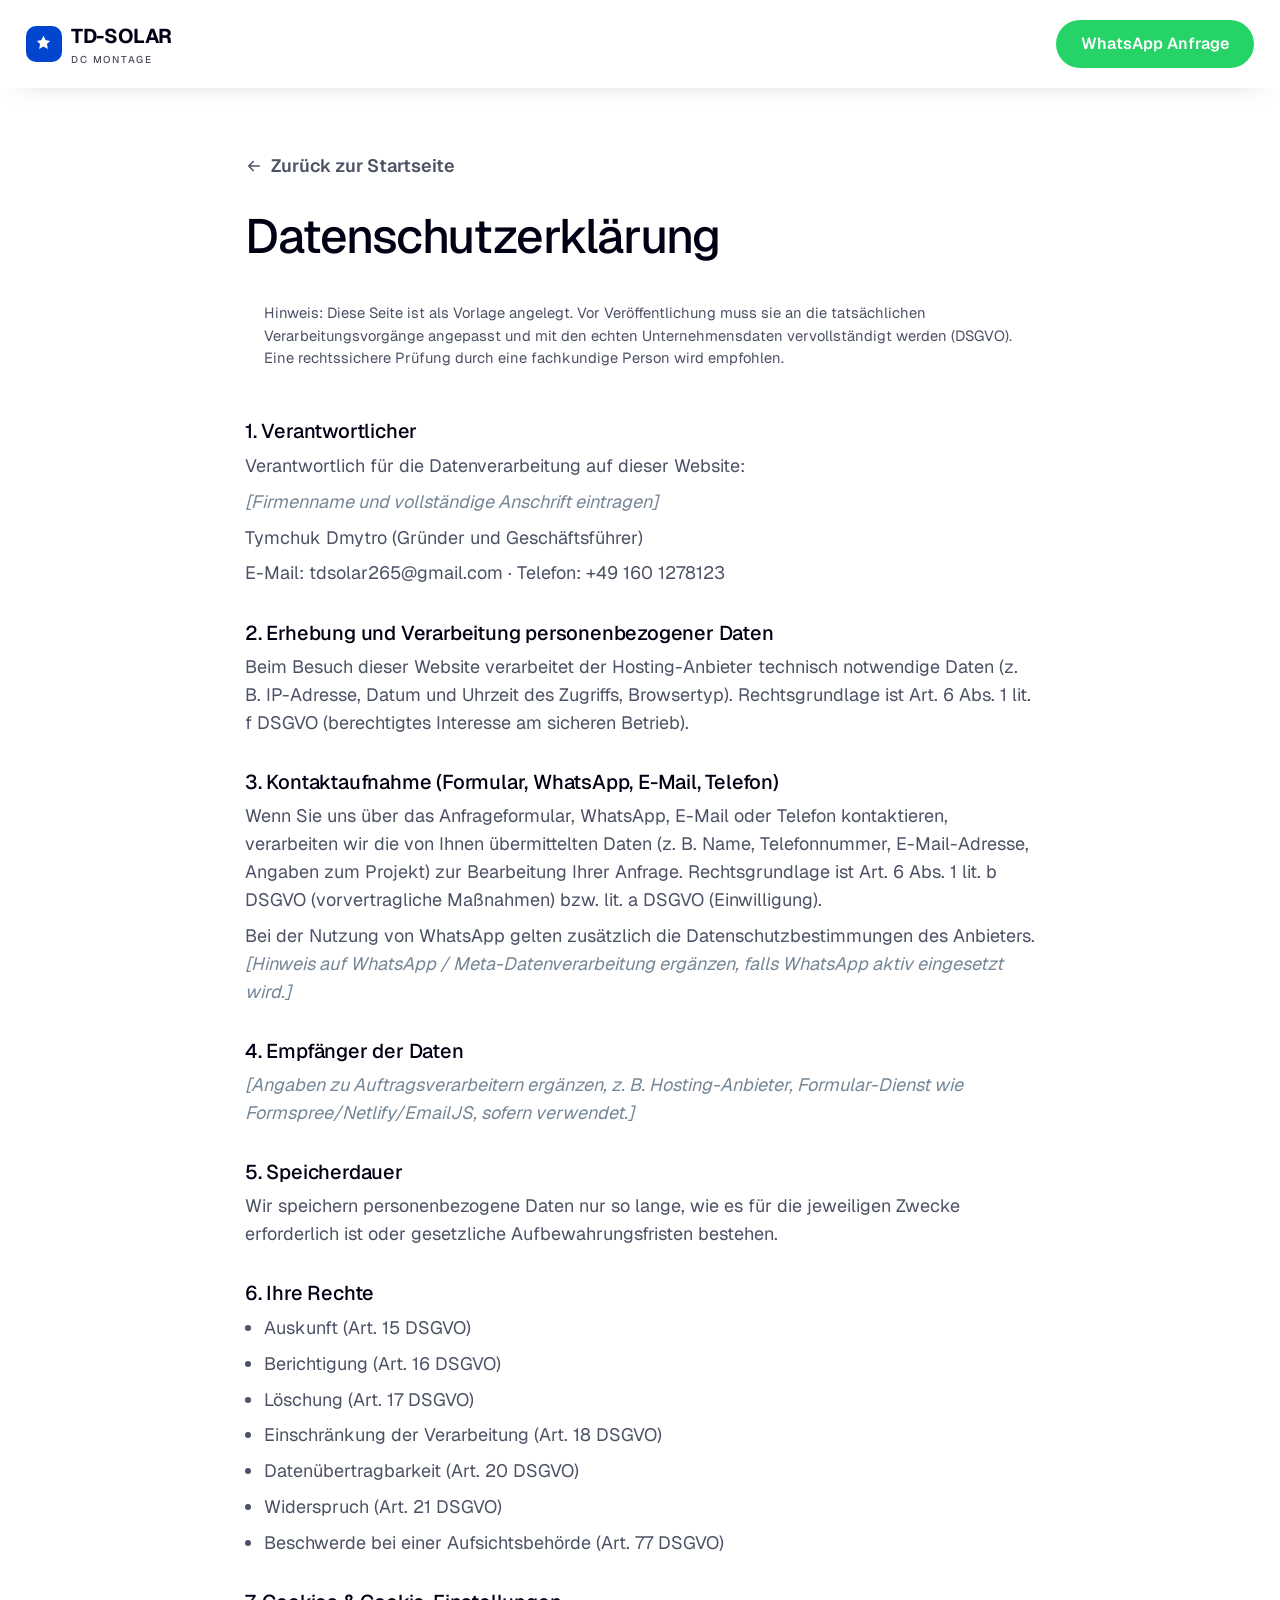
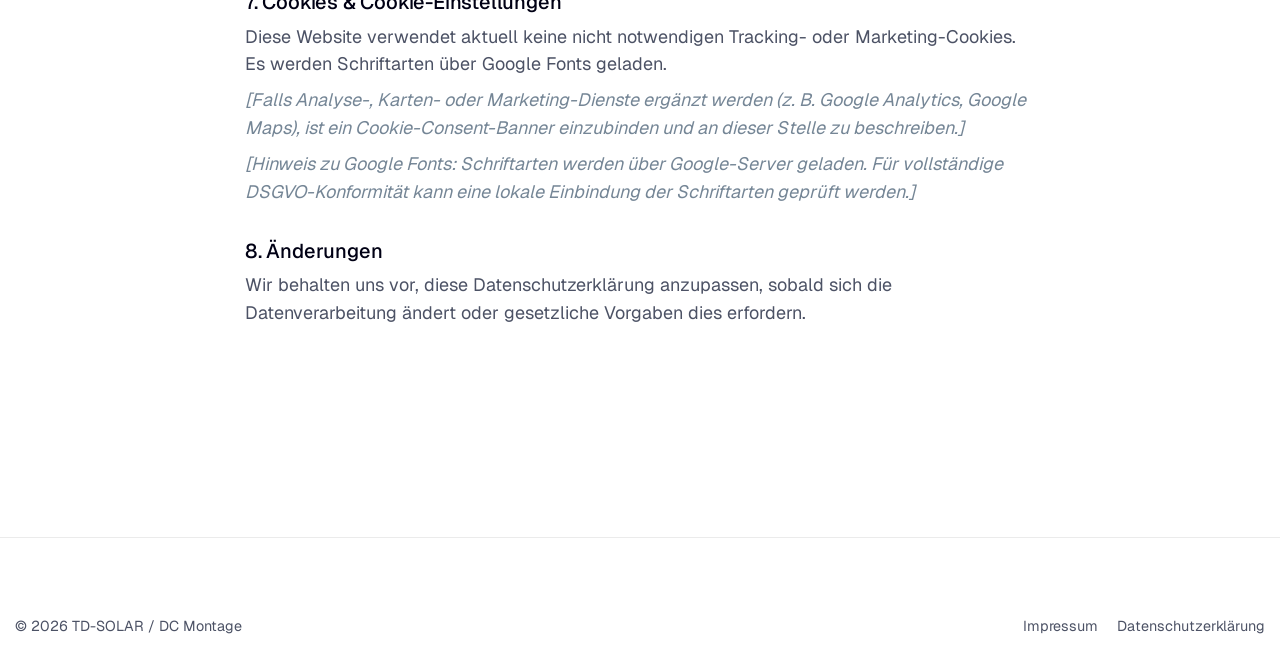
<file: datenschutz.html>
<!DOCTYPE html>
<html lang="de">
<head>
  <meta charset="UTF-8">
  <meta name="viewport" content="width=device-width, initial-scale=1">
  <meta name="robots" content="noindex">
  <title>Datenschutzerklärung - TD-SOLAR / DC Montage</title>
  <link rel="icon" href="data:image/svg+xml,%3Csvg xmlns='http://www.w3.org/2000/svg' viewBox='0 0 32 32'%3E%3Crect width='32' height='32' rx='8' fill='%232f9e44'/%3E%3Cpath d='M16 6l3 6h-6l3-6z' fill='white'/%3E%3C/svg%3E">
  <link rel="preconnect" href="https://fonts.googleapis.com">
  <link rel="preconnect" href="https://fonts.gstatic.com" crossorigin>
  <link href="https://fonts.googleapis.com/css2?family=Geist:wght@300;400;500;600;700&family=Geist+Mono:wght@400;500&display=swap" rel="stylesheet">
  <link rel="stylesheet" href="css/styles.css">
  <style>
    .legal { padding-top: calc(var(--header-h) + clamp(2rem,5vw,4rem)); }
    .legal .container { max-width: 820px; }
    .legal h1 { font-size: clamp(2rem,5vw,3rem); letter-spacing: -0.03em; margin-bottom: 1.5rem; }
    .legal h2 { font-size: 1.25rem; margin: 2.2rem 0 0.6rem; letter-spacing: -0.01em; }
    .legal p, .legal li { color: var(--muted); margin-bottom: 0.5rem; }
    .legal ul { padding-left: 1.2rem; list-style: disc; }
    .legal .note { background: var(--accent-soft); color: var(--accent-press); border-radius: 12px; padding: 1rem 1.2rem; margin: 1.5rem 0; font-size: 0.92rem; }
    .legal .ph { color: var(--muted-2); font-style: italic; }
    .legal a { color: var(--accent-press); }
    .legal .back { display: inline-flex; align-items: center; gap: 0.5rem; margin-bottom: 2rem; font-weight: 600; color: var(--fg); }
  </style>
</head>
<body>
  <header class="header is-scrolled">
    <div class="container nav">
      <a href="index.html#start" class="brand" aria-label="TD-SOLAR Startseite">
        <span class="brand__mark" aria-hidden="true"><svg viewBox="0 0 24 24" fill="currentColor"><path d="M12 2l2.4 4.8L19.5 8l-3.6 3.4L17 17 12 14.3 7 17l1.1-5.6L4.5 8l5.1-1.2L12 2z"/></svg></span>
        <span>TD-SOLAR<small>DC Montage</small></span>
      </a>
      <a class="btn btn--wa" href="https://wa.me/491601278123" target="_blank" rel="noopener"><span class="btn__label">WhatsApp Anfrage</span></a>
    </div>
  </header>

  <main class="section legal">
    <div class="container">
      <a class="back" href="index.html">
        <svg viewBox="0 0 24 24" width="18" height="18" fill="none" stroke="currentColor" stroke-width="2" stroke-linecap="round" stroke-linejoin="round"><path d="M19 12H5M11 18l-6-6 6-6"/></svg>
        Zurück zur Startseite
      </a>
      <h1>Datenschutzerklärung</h1>

      <div class="note">
        Hinweis: Diese Seite ist als Vorlage angelegt. Vor Veröffentlichung muss sie an die tatsächlichen
        Verarbeitungsvorgänge angepasst und mit den echten Unternehmensdaten vervollständigt werden (DSGVO).
        Eine rechtssichere Prüfung durch eine fachkundige Person wird empfohlen.
      </div>

      <h2>1. Verantwortlicher</h2>
      <p>Verantwortlich für die Datenverarbeitung auf dieser Website:</p>
      <p class="ph">[Firmenname und vollständige Anschrift eintragen]</p>
      <p>Tymchuk Dmytro (Gründer und Geschäftsführer)</p>
      <p>E-Mail: <a href="mailto:tdsolar265@gmail.com">tdsolar265@gmail.com</a> &middot; Telefon: <a href="tel:+491601278123">+49 160 1278123</a></p>

      <h2>2. Erhebung und Verarbeitung personenbezogener Daten</h2>
      <p>Beim Besuch dieser Website verarbeitet der Hosting-Anbieter technisch notwendige Daten (z. B. IP-Adresse, Datum und Uhrzeit des Zugriffs, Browsertyp). Rechtsgrundlage ist Art. 6 Abs. 1 lit. f DSGVO (berechtigtes Interesse am sicheren Betrieb).</p>

      <h2>3. Kontaktaufnahme (Formular, WhatsApp, E-Mail, Telefon)</h2>
      <p>Wenn Sie uns über das Anfrageformular, WhatsApp, E-Mail oder Telefon kontaktieren, verarbeiten wir die von Ihnen übermittelten Daten (z. B. Name, Telefonnummer, E-Mail-Adresse, Angaben zum Projekt) zur Bearbeitung Ihrer Anfrage. Rechtsgrundlage ist Art. 6 Abs. 1 lit. b DSGVO (vorvertragliche Maßnahmen) bzw. lit. a DSGVO (Einwilligung).</p>
      <p>Bei der Nutzung von WhatsApp gelten zusätzlich die Datenschutzbestimmungen des Anbieters. <span class="ph">[Hinweis auf WhatsApp / Meta-Datenverarbeitung ergänzen, falls WhatsApp aktiv eingesetzt wird.]</span></p>

      <h2>4. Empfänger der Daten</h2>
      <p class="ph">[Angaben zu Auftragsverarbeitern ergänzen, z. B. Hosting-Anbieter, Formular-Dienst wie Formspree/Netlify/EmailJS, sofern verwendet.]</p>

      <h2>5. Speicherdauer</h2>
      <p>Wir speichern personenbezogene Daten nur so lange, wie es für die jeweiligen Zwecke erforderlich ist oder gesetzliche Aufbewahrungsfristen bestehen.</p>

      <h2>6. Ihre Rechte</h2>
      <ul>
        <li>Auskunft (Art. 15 DSGVO)</li>
        <li>Berichtigung (Art. 16 DSGVO)</li>
        <li>Löschung (Art. 17 DSGVO)</li>
        <li>Einschränkung der Verarbeitung (Art. 18 DSGVO)</li>
        <li>Datenübertragbarkeit (Art. 20 DSGVO)</li>
        <li>Widerspruch (Art. 21 DSGVO)</li>
        <li>Beschwerde bei einer Aufsichtsbehörde (Art. 77 DSGVO)</li>
      </ul>

      <h2 id="cookies">7. Cookies &amp; Cookie-Einstellungen</h2>
      <p>Diese Website verwendet aktuell keine nicht notwendigen Tracking- oder Marketing-Cookies. Es werden Schriftarten über Google Fonts geladen.</p>
      <p class="ph">[Falls Analyse-, Karten- oder Marketing-Dienste ergänzt werden (z. B. Google Analytics, Google Maps), ist ein Cookie-Consent-Banner einzubinden und an dieser Stelle zu beschreiben.]</p>
      <p class="ph">[Hinweis zu Google Fonts: Schriftarten werden über Google-Server geladen. Für vollständige DSGVO-Konformität kann eine lokale Einbindung der Schriftarten geprüft werden.]</p>

      <h2>8. Änderungen</h2>
      <p>Wir behalten uns vor, diese Datenschutzerklärung anzupassen, sobald sich die Datenverarbeitung ändert oder gesetzliche Vorgaben dies erfordern.</p>
    </div>
  </main>

  <footer class="footer" style="margin-top:3rem;">
    <div class="container">
      <div class="footer__bottom" style="margin-top:0;border:0;padding-top:0;">
        <span>&copy; <span id="year">2026</span> TD-SOLAR / DC Montage</span>
        <nav class="footer__bottom-links" aria-label="Rechtliches">
          <a href="impressum.html">Impressum</a>
          <a href="datenschutz.html">Datenschutzerklärung</a>
        </nav>
      </div>
    </div>
  </footer>
  <script>document.getElementById("year").textContent = new Date().getFullYear();</script>
</body>
</html>
</file>
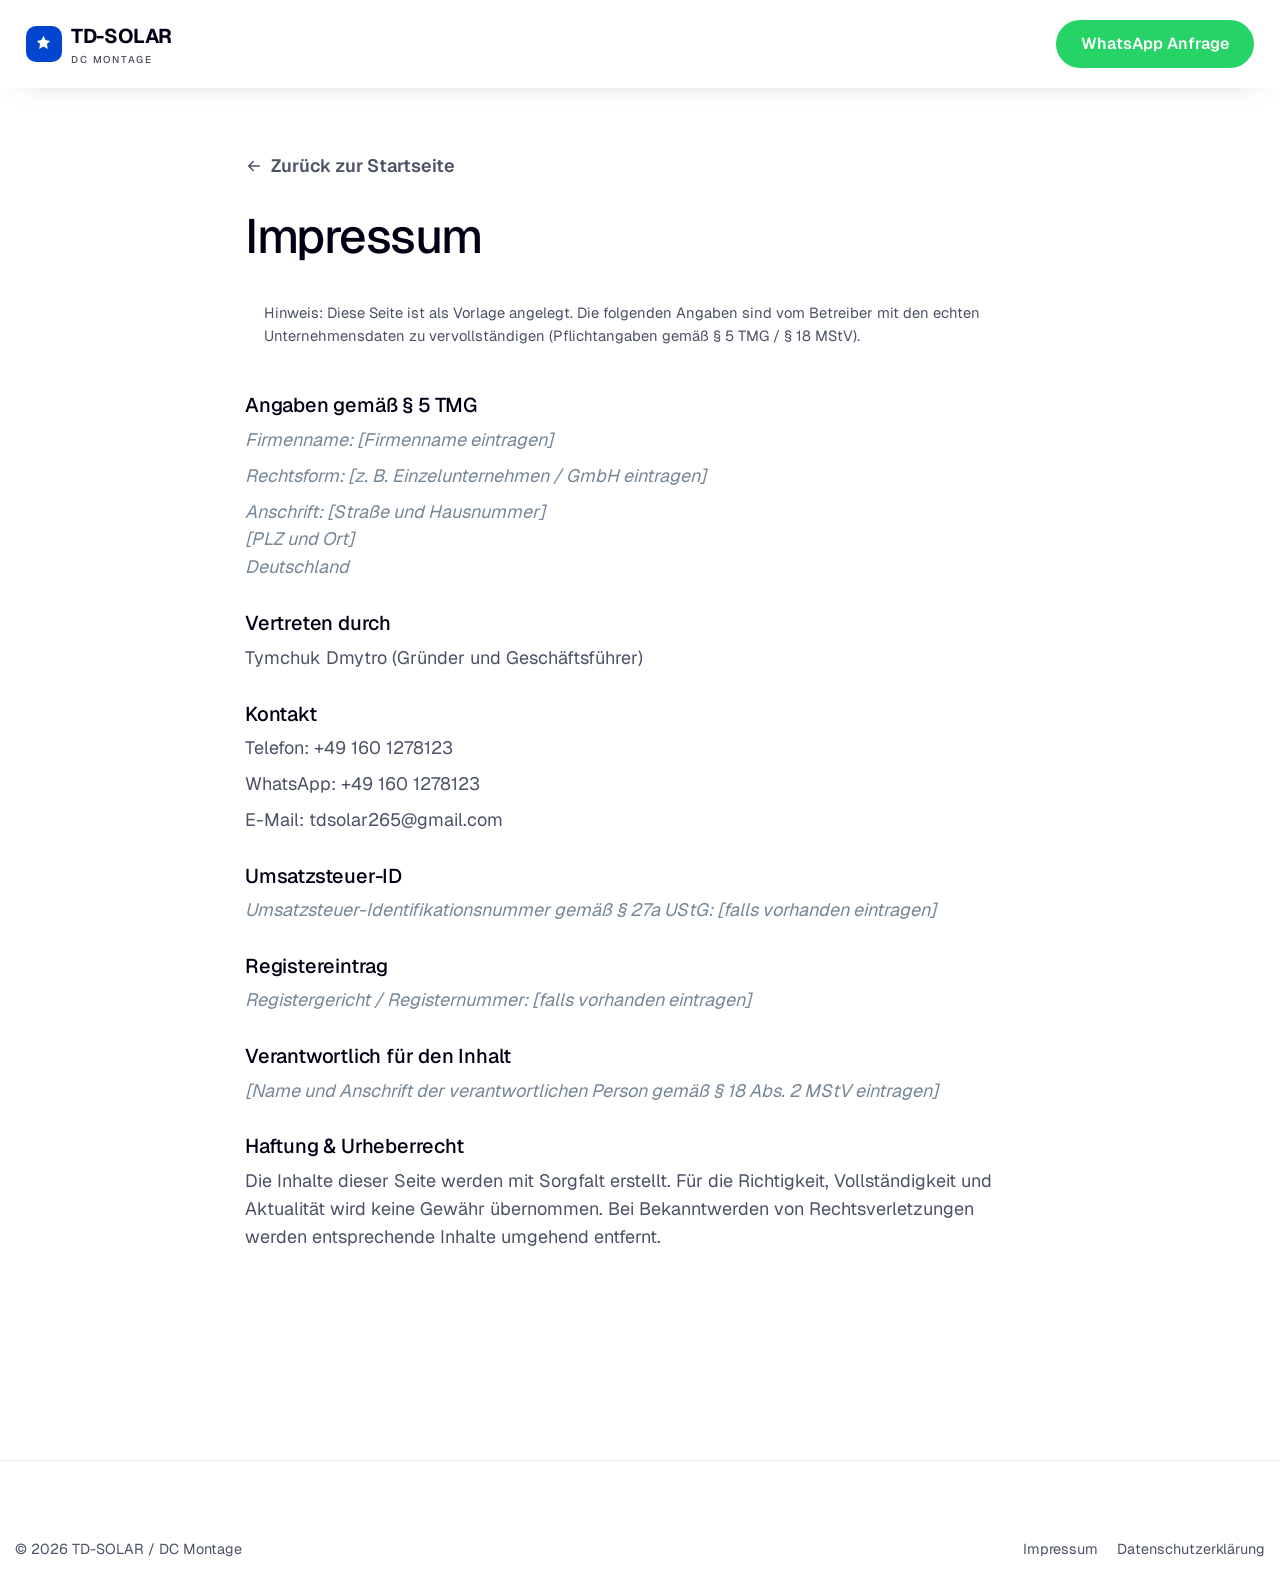
<file: impressum.html>
<!DOCTYPE html>
<html lang="de">
<head>
  <meta charset="UTF-8">
  <meta name="viewport" content="width=device-width, initial-scale=1">
  <meta name="robots" content="noindex">
  <title>Impressum - TD-SOLAR / DC Montage</title>
  <link rel="icon" href="data:image/svg+xml,%3Csvg xmlns='http://www.w3.org/2000/svg' viewBox='0 0 32 32'%3E%3Crect width='32' height='32' rx='8' fill='%232f9e44'/%3E%3Cpath d='M16 6l3 6h-6l3-6z' fill='white'/%3E%3C/svg%3E">
  <link rel="preconnect" href="https://fonts.googleapis.com">
  <link rel="preconnect" href="https://fonts.gstatic.com" crossorigin>
  <link href="https://fonts.googleapis.com/css2?family=Geist:wght@300;400;500;600;700&family=Geist+Mono:wght@400;500&display=swap" rel="stylesheet">
  <link rel="stylesheet" href="css/styles.css">
  <style>
    .legal { padding-top: calc(var(--header-h) + clamp(2rem,5vw,4rem)); }
    .legal .container { max-width: 820px; }
    .legal h1 { font-size: clamp(2rem,5vw,3rem); letter-spacing: -0.03em; margin-bottom: 1.5rem; }
    .legal h2 { font-size: 1.25rem; margin: 2rem 0 0.6rem; letter-spacing: -0.01em; }
    .legal p, .legal address { color: var(--muted); font-style: normal; margin-bottom: 0.5rem; }
    .legal .note { background: var(--accent-soft); color: var(--accent-press); border-radius: 12px; padding: 1rem 1.2rem; margin: 1.5rem 0; font-size: 0.92rem; }
    .legal .ph { color: var(--muted-2); font-style: italic; }
    .legal a { color: var(--accent-press); }
    .legal .back { display: inline-flex; align-items: center; gap: 0.5rem; margin-bottom: 2rem; font-weight: 600; color: var(--fg); }
  </style>
</head>
<body>
  <header class="header is-scrolled">
    <div class="container nav">
      <a href="index.html#start" class="brand" aria-label="TD-SOLAR Startseite">
        <span class="brand__mark" aria-hidden="true"><svg viewBox="0 0 24 24" fill="currentColor"><path d="M12 2l2.4 4.8L19.5 8l-3.6 3.4L17 17 12 14.3 7 17l1.1-5.6L4.5 8l5.1-1.2L12 2z"/></svg></span>
        <span>TD-SOLAR<small>DC Montage</small></span>
      </a>
      <a class="btn btn--wa" href="https://wa.me/491601278123" target="_blank" rel="noopener"><span class="btn__label">WhatsApp Anfrage</span></a>
    </div>
  </header>

  <main class="section legal">
    <div class="container">
      <a class="back" href="index.html">
        <svg viewBox="0 0 24 24" width="18" height="18" fill="none" stroke="currentColor" stroke-width="2" stroke-linecap="round" stroke-linejoin="round"><path d="M19 12H5M11 18l-6-6 6-6"/></svg>
        Zurück zur Startseite
      </a>
      <h1>Impressum</h1>

      <div class="note">
        Hinweis: Diese Seite ist als Vorlage angelegt. Die folgenden Angaben sind vom Betreiber mit den
        echten Unternehmensdaten zu vervollständigen (Pflichtangaben gemäß § 5 TMG / § 18 MStV).
      </div>

      <h2>Angaben gemäß § 5 TMG</h2>
      <p class="ph">Firmenname: [Firmenname eintragen]</p>
      <p class="ph">Rechtsform: [z. B. Einzelunternehmen / GmbH eintragen]</p>
      <address class="ph">
        Anschrift: [Straße und Hausnummer]<br>
        [PLZ und Ort]<br>
        Deutschland
      </address>

      <h2>Vertreten durch</h2>
      <p>Tymchuk Dmytro (Gründer und Geschäftsführer)</p>

      <h2>Kontakt</h2>
      <p>Telefon: <a href="tel:+491601278123">+49 160 1278123</a></p>
      <p>WhatsApp: <a href="https://wa.me/491601278123" target="_blank" rel="noopener">+49 160 1278123</a></p>
      <p>E-Mail: <a href="mailto:tdsolar265@gmail.com">tdsolar265@gmail.com</a></p>

      <h2>Umsatzsteuer-ID</h2>
      <p class="ph">Umsatzsteuer-Identifikationsnummer gemäß § 27a UStG: [falls vorhanden eintragen]</p>

      <h2>Registereintrag</h2>
      <p class="ph">Registergericht / Registernummer: [falls vorhanden eintragen]</p>

      <h2>Verantwortlich für den Inhalt</h2>
      <p class="ph">[Name und Anschrift der verantwortlichen Person gemäß § 18 Abs. 2 MStV eintragen]</p>

      <h2>Haftung &amp; Urheberrecht</h2>
      <p>Die Inhalte dieser Seite werden mit Sorgfalt erstellt. Für die Richtigkeit, Vollständigkeit und Aktualität wird keine Gewähr übernommen. Bei Bekanntwerden von Rechtsverletzungen werden entsprechende Inhalte umgehend entfernt.</p>
    </div>
  </main>

  <footer class="footer" style="margin-top:3rem;">
    <div class="container">
      <div class="footer__bottom" style="margin-top:0;border:0;padding-top:0;">
        <span>&copy; <span id="year">2026</span> TD-SOLAR / DC Montage</span>
        <nav class="footer__bottom-links" aria-label="Rechtliches">
          <a href="impressum.html">Impressum</a>
          <a href="datenschutz.html">Datenschutzerklärung</a>
        </nav>
      </div>
    </div>
  </footer>
  <script>document.getElementById("year").textContent = new Date().getFullYear();</script>
</body>
</html>
</file>
<file: css/styles.css>
/* =====================================================================
   TD-SOLAR / DC Montage
   Pixel-close port of the Zailar template design system
   (tokens extracted from the local template CSS):
   - container 1326px, sections 160->80px
   - accent #0246d0, link #4957f4, ink #000014, muted #4c5265
   - bg #fff / alt #f6f6f6, radius 20/15/8 + 100px pills, transitions .4s
   - fonts: Geist (display) + Inter Tight (labels)
   - hero = rounded full image card, frosted-glass nav pills
   ===================================================================== */

/* ---------- Tokens ---------- */
:root {
  --bg:        #ffffff;
  --bg-alt:    #f6f6f6;
  --ink:       #000014;   /* headings / dark text (template) */
  --muted:     #4c5265;   /* secondary text (template) */
  --muted-2:   #758696;
  --accent:    #0246d0;   /* template blue accent */
  --accent-hover: #4957f4;
  --black-btn: #090c13;
  --border:    #ebebeb;
  --border-blue: #eaeff4;
  --line:      #e6e6e6;

  /* WhatsApp utility green (floating widget / sticky bar only) */
  --wa:        #25d366;
  --wa-press:  #1db954;

  --on-dark:   #ffffff;
  --on-dark-muted: rgba(255,255,255,0.7);
  --line-dark: rgba(255,255,255,0.18);

  --r-lg:  20px;
  --r:     15px;
  --r-sm:  8px;
  --pill:  100px;

  --shadow-sm: 0 2px 10px rgba(0,0,20,0.05);
  --shadow-md: 0 24px 50px -28px rgba(0,0,20,0.30);
  --shadow-lg: 0 40px 80px -34px rgba(0,0,20,0.42);

  --ease: cubic-bezier(0.16, 1, 0.3, 1);
  --t:    0.4s;

  --container: 1326px;
  --pad: 15px;
  --header-h: 88px;
  --section-y: clamp(80px, 12vw, 160px);

  --font: "Geist", "Helvetica Neue", Arial, sans-serif;
  --font-alt: "Inter Tight", "Helvetica Neue", Arial, sans-serif;
}

*, *::before, *::after { box-sizing: border-box; }
* { margin: 0; }

html { -webkit-text-size-adjust: 100%; scroll-behavior: smooth; scroll-padding-top: 100px; }
body {
  font-family: var(--font);
  font-size: 18px;
  line-height: 1.55;
  color: var(--muted);
  background: var(--bg);
  -webkit-font-smoothing: antialiased;
  text-rendering: optimizeLegibility;
  overflow-x: hidden;
}
img, svg { display: block; max-width: 100%; }
img { height: auto; }
a { color: inherit; text-decoration: none; }
button { font: inherit; color: inherit; cursor: pointer; border: 0; background: none; }
input, select, textarea { font: inherit; color: inherit; }
ul { list-style: none; padding: 0; }

:focus-visible { outline: 3px solid var(--accent); outline-offset: 3px; border-radius: 6px; }

.skip-link {
  position: absolute; left: 16px; top: -120px; z-index: 1000;
  background: var(--ink); color: #fff; padding: 12px 18px; border-radius: var(--pill);
  transition: top .2s var(--ease);
}
.skip-link:focus { top: 16px; }

/* ---------- Layout ---------- */
.container { width: 100%; max-width: var(--container); margin-inline: auto; padding-inline: var(--pad); }
.section { padding-block: var(--section-y); position: relative; }
.section--alt { background: var(--bg-alt); }

/* ---------- Typography ---------- */
.display, h1, h2, h3 { color: var(--ink); font-weight: 500; line-height: 1.04; letter-spacing: -0.03em; }

.section-title {
  font-size: clamp(2rem, 4.6vw, 3.5rem);   /* template 56px */
  line-height: 1.12;
  letter-spacing: -0.045em;                /* template -3.36px */
  font-weight: 500;
}
.h3 { font-size: clamp(1.35rem, 2vw, 1.75rem); line-height: 1.1; font-weight: 500; }

.lead { font-size: clamp(1.05rem, 1.3vw, 1.25rem); color: var(--muted); line-height: 1.55; max-width: 58ch; }

/* Eyebrow / section subtitle (template: Inter Tight 18, #4c5265, with dot) */
.eyebrow {
  display: inline-flex; align-items: center; gap: 0.6em;
  font-family: var(--font-alt);
  font-size: 18px; font-weight: 500; color: var(--muted);
}
.eyebrow::before { content: ""; width: 9px; height: 9px; border-radius: 50%; background: var(--accent); flex: none; }

.section-head { display: flex; flex-wrap: wrap; align-items: flex-end; justify-content: space-between; gap: 1.5rem 2rem; margin-bottom: clamp(2.5rem, 5vw, 4rem); }
.section-head__text { max-width: 760px; }
.section-head .eyebrow { margin-bottom: 1.1rem; }
.section-head .lead { margin-top: 1.2rem; }

/* ---------- Buttons (template primary-button: blue pill, slide-hover) ---------- */
.btn {
  position: relative; display: inline-flex; align-items: center; justify-content: center; gap: 10px;
  padding: 16px 25px; border-radius: var(--pill);
  font-size: 16px; font-weight: 600; line-height: 1; white-space: nowrap;
  background: var(--accent); color: #fff; overflow: hidden;
  transition: background-color var(--t) var(--ease), transform var(--t) var(--ease), box-shadow var(--t) var(--ease), color var(--t) var(--ease);
}
.btn svg { width: 1.15em; height: 1.15em; flex: none; position: relative; z-index: 2; }
.btn__label { position: relative; z-index: 2; display: inline-block; transition: transform var(--t) var(--ease), opacity var(--t) var(--ease); }
/* slide-hover: fill sweeps up */
.btn::after {
  content: ""; position: absolute; inset: 0; z-index: 1;
  background: var(--black-btn);
  transform: translateY(101%); transition: transform var(--t) var(--ease);
}
.btn:hover::after { transform: translateY(0); }
.btn:hover { transform: translateY(-2px); box-shadow: var(--shadow-md); }
.btn:active { transform: translateY(0) scale(0.985); }

.btn--secondary { background: #fff; color: var(--ink); border: 1px solid var(--border); }
.btn--secondary::after { background: var(--accent); }
.btn--secondary:hover { color: #fff; border-color: var(--accent); }

.btn--ghost { background: transparent; color: var(--ink); border: 1px solid var(--border); }
.btn--ghost::after { background: var(--ink); }
.btn--ghost:hover { color: #fff; border-color: var(--ink); }

.btn--wa { background: var(--wa); }
.btn--wa::after { background: var(--wa-press); }

.btn--lg { padding: 18px 30px; font-size: 17px; }
.btn--block { width: 100%; }

/* on dark/blue sections */
.on-dark .btn--secondary { background: #fff; color: var(--ink); border-color: #fff; }
.on-dark .btn--ghost { color: #fff; border-color: var(--line-dark); }
.on-dark .btn--ghost::after { background: #fff; }
.on-dark .btn--ghost:hover { color: var(--ink); }

/* Arrow circle link (template services-link-arrow) */
.arrow-circle {
  width: 50px; height: 50px; border-radius: 50%; flex: none;
  display: grid; place-items: center;
  border: 1px solid var(--border); color: var(--ink); background: #fff;
  transition: background-color var(--t) var(--ease), color var(--t) var(--ease), border-color var(--t) var(--ease), transform var(--t) var(--ease);
}
.arrow-circle svg { width: 1.1rem; height: 1.1rem; transition: transform var(--t) var(--ease); }

/* Tag pill (template category-tag) */
.tag {
  display: inline-block;
  color: var(--muted); text-transform: uppercase;
  background: #fff; border: 1px solid var(--border-blue); border-radius: var(--pill);
  padding: 7px 20px; font-size: 14px; font-weight: 500; line-height: 1; letter-spacing: 0.02em;
}

/* ---------- Header / Nav ---------- */
.header {
  position: fixed; inset: 0 0 auto 0; z-index: 100; height: var(--header-h);
  display: flex; align-items: center;
  transition: transform .45s var(--ease), background-color .35s var(--ease), box-shadow .35s var(--ease);
}
.header.is-hidden { transform: translateY(-100%); }
.header.is-scrolled { background: rgba(255,255,255,0.9); -webkit-backdrop-filter: blur(16px); backdrop-filter: blur(16px); box-shadow: 0 8px 30px -24px rgba(0,0,20,0.5); }

.nav { width: 100%; display: flex; align-items: center; justify-content: space-between; gap: 1rem; padding-inline: clamp(15px, 2vw, 40px); }
.brand { display: inline-flex; align-items: center; gap: 0.6rem; font-weight: 700; font-size: 1.25rem; letter-spacing: -0.02em; color: #fff; transition: color .35s var(--ease); }
.header.is-scrolled .brand { color: var(--ink); }
.brand__mark { width: 36px; height: 36px; border-radius: 10px; background: var(--accent); display: grid; place-items: center; color: #fff; flex: none; }
.brand__mark svg { width: 21px; height: 21px; }
.brand small { display: block; font-size: 0.62rem; font-weight: 500; letter-spacing: 0.18em; text-transform: uppercase; opacity: 0.7; }

.nav__menu { display: none; }
.nav__links { display: flex; align-items: center; gap: 8px; }
/* frosted glass pills (template nav-link) */
.nav__link {
  -webkit-backdrop-filter: blur(30px); backdrop-filter: blur(30px);
  color: #fff; background: rgba(255,255,255,0.2);
  border-radius: var(--pill); padding: 13px 16px;
  font-size: 15px; font-weight: 500; line-height: 1;
  transition: color var(--t) var(--ease), background-color var(--t) var(--ease);
}
.nav__link:hover, .nav__link.is-active { color: #fff; background: var(--accent); }
.header.is-scrolled .nav__link { color: var(--ink); background: var(--bg-alt); }
.header.is-scrolled .nav__link:hover, .header.is-scrolled .nav__link.is-active { color: #fff; background: var(--accent); }

.nav__right { display: none; align-items: center; gap: 0.8rem; }
@media (min-width: 1080px) { .nav__menu { display: block; } .nav__right { display: flex; } }

.burger { width: 48px; height: 48px; display: grid; place-items: center; border-radius: 12px; background: rgba(255,255,255,0.2); -webkit-backdrop-filter: blur(30px); backdrop-filter: blur(30px); }
.header.is-scrolled .burger { background: var(--bg-alt); }
.burger span { display: block; width: 20px; height: 2px; background: #fff; border-radius: 2px; transition: transform .35s var(--ease), opacity .2s var(--ease); }
.header.is-scrolled .burger span { background: var(--ink); }
.burger span + span { margin-top: 5px; }
body.menu-open .burger span:nth-child(1) { transform: translateY(7px) rotate(45deg); }
body.menu-open .burger span:nth-child(2) { opacity: 0; }
body.menu-open .burger span:nth-child(3) { transform: translateY(-7px) rotate(-45deg); }
@media (min-width: 1080px) { .burger { display: none; } }

/* Mobile menu */
.mobile-menu {
  position: fixed; inset: 0; z-index: 99; background: var(--ink); color: #fff;
  padding: calc(var(--header-h) + 1.2rem) var(--pad) 2rem;
  display: flex; flex-direction: column; gap: 1.4rem; overflow-y: auto;
  transform: translateX(100%); transition: transform .5s var(--ease); visibility: hidden;
}
body.menu-open .mobile-menu { transform: translateX(0); visibility: visible; }
.mobile-menu__links { display: flex; flex-direction: column; }
.mobile-menu__link {
  font-size: 1.6rem; font-weight: 500; letter-spacing: -0.02em; color: #fff;
  padding: 0.6rem 0; border-bottom: 1px solid var(--line-dark);
  display: flex; justify-content: space-between; align-items: center;
  opacity: 0; transform: translateY(14px);
}
body.menu-open .mobile-menu__link { animation: menuIn .5s var(--ease) forwards; animation-delay: calc(var(--i,0) * 55ms + 120ms); }
@keyframes menuIn { to { opacity: 1; transform: none; } }
.mobile-menu__contact { margin-top: auto; display: grid; gap: 0.8rem; }
.mobile-menu__contact a { display: inline-flex; align-items: center; gap: 0.6rem; color: var(--on-dark-muted); }
.mobile-menu__contact a svg { width: 1.1em; height: 1.1em; color: #fff; }

/* ---------- HERO (template banner) ---------- */
.hero { padding-top: calc(var(--header-h) - 30px); padding-bottom: clamp(2.5rem, 4vw, 4rem); }
.hero__card {
  position: relative; border-radius: var(--r-lg); overflow: hidden;
  min-height: clamp(560px, 82vh, 820px);
  display: flex; flex-direction: column; justify-content: flex-end;
  padding: clamp(1.5rem, 4vw, 3.2rem);
  isolation: isolate;
}
.hero__bg { position: absolute; inset: 0; z-index: -2; width: 100%; height: 100%; object-fit: cover; }
.hero__card::after { content: ""; position: absolute; inset: 0; z-index: -1; background: linear-gradient(180deg, rgba(0,0,20,0.45) 0%, rgba(0,0,20,0.15) 35%, rgba(0,0,20,0.78) 100%); }

.hero__top { position: absolute; top: clamp(1.5rem, 4vw, 3.2rem); left: clamp(1.5rem, 4vw, 3.2rem); right: clamp(1.5rem, 4vw, 3.2rem); display: flex; justify-content: space-between; align-items: flex-start; gap: 1rem; }
.hero__element { display: flex; align-items: center; gap: 14px; max-width: 360px; color: #fff; }
.hero__element svg { width: 44px; height: 44px; flex: none; padding: 10px; border-radius: 50%; background: rgba(255,255,255,0.18); -webkit-backdrop-filter: blur(20px); backdrop-filter: blur(20px); }
.hero__element span { font-size: 15px; line-height: 1.4; text-transform: uppercase; letter-spacing: 0.01em; max-width: 200px; }

.hero__cards { display: flex; flex-direction: column; gap: 12px; }
.hero__statcard {
  background: rgba(255,255,255,0.14); -webkit-backdrop-filter: blur(20px); backdrop-filter: blur(20px);
  border: 1px solid rgba(255,255,255,0.25); border-radius: var(--r);
  padding: 16px 20px; color: #fff; min-width: 190px;
}
.hero__statcard .num { font-size: clamp(2.2rem, 4vw, 3.4rem); font-weight: 500; line-height: 1; letter-spacing: -0.05em; }
.hero__statcard .tag { background: transparent; border: 0; padding: 0; margin-top: 8px; color: rgba(255,255,255,0.85); }
.hero__statcard.icon { display: flex; align-items: center; gap: 12px; }
.hero__statcard.icon svg { width: 26px; height: 26px; flex: none; }
.hero__statcard.icon strong { font-size: 1rem; font-weight: 600; display: block; }
.hero__statcard.icon span { font-size: 0.85rem; color: rgba(255,255,255,0.78); }

.hero__bottom { position: relative; max-width: 980px; }
.hero__title {
  color: #fff; font-weight: 600;
  font-size: clamp(2.3rem, 5.4vw, 4.6rem); line-height: 1.02; letter-spacing: -0.045em;
  margin-bottom: 1.2rem;
}
.hero__desc { color: rgba(255,255,255,0.88); font-size: clamp(1.05rem, 1.5vw, 1.4rem); font-weight: 500; line-height: 1.45; max-width: 60ch; letter-spacing: -0.01em; }
.hero__actions { display: flex; flex-wrap: wrap; gap: 12px; margin-top: 2rem; }

.hero__badges { display: flex; flex-wrap: wrap; gap: 10px; margin-top: 1.5rem; }
.hero__badge { display: inline-flex; align-items: center; gap: 8px; font-size: 15px; font-weight: 500; color: var(--ink); background: var(--bg-alt); border: 1px solid var(--border); padding: 10px 18px; border-radius: var(--pill); }
.hero__badge svg { width: 1em; height: 1em; color: var(--accent); flex: none; }

@media (max-width: 860px) {
  .hero__top { position: static; margin-bottom: auto; flex-direction: column; }
  .hero__cards { flex-direction: row; flex-wrap: wrap; }
  .hero__element { display: none; }
}

/* ---------- About (template about-us) ---------- */
.about__grid { display: grid; grid-template-columns: 1fr; gap: clamp(2.5rem, 5vw, 4.5rem); align-items: center; }
@media (min-width: 920px) { .about__grid { grid-template-columns: minmax(0, 0.95fr) 1.05fr; } }
.about__media { border-radius: var(--r); overflow: hidden; position: relative; aspect-ratio: 4/3.5; box-shadow: var(--shadow-md); }
.about__media img { width: 100%; height: 100%; object-fit: cover; transition: transform 1.2s var(--ease); }
.about__media:hover img { transform: scale(1.05); }
.about__media-badge { position: absolute; left: 18px; bottom: 18px; background: #fff; border-radius: var(--r-sm); padding: 14px 18px; box-shadow: var(--shadow-sm); color: var(--ink); font-weight: 600; }
.about__media-badge span { display: block; font-size: 0.82rem; font-weight: 500; color: var(--muted); }
.about__content .lead { margin: 1.2rem 0 1.8rem; }
.about__points { display: grid; gap: 1.2rem; margin-bottom: 2rem; }
.about__point { display: flex; gap: 14px; align-items: flex-start; }
.about__point svg { width: 28px; height: 28px; flex: none; padding: 5px; border-radius: 50%; background: var(--border-blue); color: var(--accent); }
.about__point strong { color: var(--ink); font-weight: 600; }
.about__point p { font-size: 0.98rem; color: var(--muted); }

/* ---------- Services (template our-services) ---------- */
.services__grid { display: grid; grid-template-columns: 1fr; gap: 24px; }
@media (min-width: 600px) { .services__grid { grid-template-columns: repeat(2,1fr); } }
@media (min-width: 1024px) { .services__grid { grid-template-columns: repeat(4,1fr); } }
.service {
  display: flex; flex-direction: column; gap: 15px;
  background: #fff; border: 1px solid var(--border); border-radius: var(--r);
  padding: 14px 14px 26px; overflow: hidden;
  transition: transform var(--t) var(--ease), box-shadow var(--t) var(--ease);
}
.service:hover { transform: translateY(-6px); box-shadow: var(--shadow-md); }
.service__media { border-radius: var(--r-sm); overflow: hidden; aspect-ratio: 16/12; position: relative; }
.service__media img { width: 100%; height: 100%; object-fit: cover; transition: transform .9s var(--ease); }
.service:hover .service__media img { transform: scale(1.07); }
.service__num { position: absolute; top: 12px; left: 12px; font-family: var(--font); font-weight: 500; font-size: 15px; color: #fff; background: rgba(0,0,20,0.55); -webkit-backdrop-filter: blur(8px); backdrop-filter: blur(8px); width: 38px; height: 38px; border-radius: 50%; display: grid; place-items: center; }
.service__body { padding-inline: 6px; display: flex; flex-direction: column; gap: 10px; flex: 1; }
.service__name { color: var(--ink); font-size: clamp(1.2rem, 1.6vw, 1.55rem); font-weight: 500; letter-spacing: -0.03em; line-height: 1.05; }
.service__text { font-size: 0.95rem; color: var(--muted); flex: 1; }
.service .arrow-circle { margin-top: 6px; }
.service:hover .arrow-circle { background: var(--accent); color: #fff; border-color: var(--accent); }
.service:hover .arrow-circle svg { transform: translate(2px,-2px); }

.services__note { margin-top: 24px; display: flex; flex-wrap: wrap; gap: 1rem 1.5rem; justify-content: space-between; align-items: center; background: var(--ink); color: #fff; border-radius: var(--r); padding: 22px clamp(20px, 3vw, 34px); }
.services__note p { display: flex; align-items: center; gap: 12px; font-weight: 500; color: #fff; }
.services__note p svg { width: 26px; height: 26px; color: #fff; flex: none; }

/* ---------- Process (template woking-process) ---------- */
.process__grid { display: grid; grid-template-columns: 1fr; gap: 24px; }
@media (min-width: 680px) { .process__grid { grid-template-columns: repeat(2,1fr); } }
@media (min-width: 1024px) { .process__grid { grid-template-columns: repeat(3,1fr); } }
.step { background: var(--bg-alt); border-radius: var(--r); padding: 30px 24px 35px; transition: transform var(--t) var(--ease), background-color var(--t) var(--ease); position: relative; }
.section--alt .step { background: #fff; border: 1px solid var(--border); }
.step:hover { transform: translateY(-6px); }
.step__top { display: flex; justify-content: space-between; align-items: flex-start; margin-bottom: clamp(50px, 8vw, 90px); }
.step__icon { position: relative; width: 84px; height: 84px; border-radius: 50%; background: #fff; border: 1px solid var(--border); display: grid; place-items: center; color: var(--accent); }
.section--alt .step__icon { background: var(--bg-alt); }
.step__icon svg { width: 32px; height: 32px; }
.step__num { position: absolute; top: -6px; left: -6px; width: 32px; height: 32px; border-radius: 50%; background: #fff; border: 1px solid var(--border); color: var(--accent); font-weight: 500; font-size: 16px; display: grid; place-items: center; }
.step__tag { color: var(--muted); text-transform: uppercase; background: #fff; border: 1px solid var(--border-blue); border-radius: var(--pill); padding: 7px 16px; font-size: 13px; font-weight: 500; }
.step__name { color: var(--ink); font-size: 1.4rem; font-weight: 500; letter-spacing: -0.02em; line-height: 1.1; margin-bottom: 12px; }
.step__text { font-size: 0.97rem; color: var(--muted); line-height: 1.6; }

/* ---------- Quality ---------- */
.quality__grid { display: grid; grid-template-columns: 1fr; gap: clamp(2.5rem,5vw,4.5rem); align-items: center; }
@media (min-width: 920px) { .quality__grid { grid-template-columns: 1.05fr 0.95fr; } }
.quality__media { border-radius: var(--r); overflow: hidden; aspect-ratio: 4/3.3; box-shadow: var(--shadow-md); }
.quality__media img { width: 100%; height: 100%; object-fit: cover; transition: transform 1.2s var(--ease); }
.quality__media:hover img { transform: scale(1.05); }
.quality__content .lead { margin: 1.2rem 0 1.8rem; }
.quality__chips { display: grid; grid-template-columns: repeat(2,1fr); gap: 12px; margin-bottom: 2rem; }
.qchip { display: flex; align-items: flex-start; gap: 10px; background: #fff; border: 1px solid var(--border); border-radius: 12px; padding: 14px 16px; font-weight: 500; font-size: 0.95rem; color: var(--ink); transition: transform var(--t) var(--ease), box-shadow var(--t) var(--ease); }
.section--alt .qchip { background: var(--bg-alt); }
.qchip:hover { transform: translateY(-3px); box-shadow: var(--shadow-sm); }
.qchip svg { width: 22px; height: 22px; color: var(--accent); flex: none; margin-top: 1px; }
@media (max-width: 480px) { .quality__chips { grid-template-columns: 1fr; } }

/* ---------- Projects ---------- */
.projects__grid { display: grid; grid-template-columns: 1fr; gap: 24px; }
@media (min-width: 720px) { .projects__grid { grid-template-columns: repeat(2,1fr); } }
.project { position: relative; border-radius: var(--r); overflow: hidden; min-height: 360px; display: flex; align-items: flex-end; color: #fff; isolation: isolate; }
.project img { position: absolute; inset: 0; z-index: -2; width: 100%; height: 100%; object-fit: cover; transition: transform 1.1s var(--ease); }
.project::after { content: ""; position: absolute; inset: 0; z-index: -1; background: linear-gradient(180deg, rgba(0,0,20,0.05) 30%, rgba(0,0,20,0.82) 100%); }
.project:hover img { transform: scale(1.06); }
.project__body { padding: clamp(1.5rem, 3vw, 2.2rem); }
.project__body .tag { background: rgba(255,255,255,0.16); border-color: rgba(255,255,255,0.3); color: #fff; margin-bottom: 14px; }
.project__body h3 { color: #fff; font-size: clamp(1.4rem, 2.2vw, 1.9rem); font-weight: 500; letter-spacing: -0.02em; margin-bottom: 10px; }
.project__body p { color: rgba(255,255,255,0.85); font-size: 0.97rem; max-width: 46ch; }
@media (min-width: 720px) { .project:nth-child(1), .project:nth-child(4) { min-height: 420px; } }

/* ---------- Form ---------- */
.form__grid { display: grid; grid-template-columns: 1fr; gap: clamp(2.5rem,5vw,4rem); align-items: start; }
@media (min-width: 960px) { .form__grid { grid-template-columns: 0.85fr 1.15fr; } }
.form-aside .lead { margin-top: 1.2rem; }
.form-aside__contacts { margin-top: 2rem; display: grid; gap: 12px; }
.contact-row { display: flex; align-items: center; gap: 14px; padding: 16px 18px; border-radius: 12px; background: #fff; border: 1px solid var(--border); transition: border-color var(--t) var(--ease), box-shadow var(--t) var(--ease); }
.section--alt .contact-row { background: var(--bg-alt); }
.contact-row:hover { border-color: var(--accent); box-shadow: var(--shadow-sm); }
.contact-row svg { width: 26px; height: 26px; color: var(--accent); flex: none; }
.contact-row span { display: block; font-size: 0.78rem; color: var(--muted); }
.contact-row strong { color: var(--ink); font-weight: 600; }

.form-card { background: #fff; border: 1px solid var(--border); border-radius: var(--r-lg); padding: clamp(1.5rem,3vw,2.4rem); box-shadow: var(--shadow-md); }
.form-row { display: grid; grid-template-columns: 1fr; gap: 16px; }
@media (min-width: 560px) { .form-row { grid-template-columns: 1fr 1fr; } }
.field { display: flex; flex-direction: column; gap: 6px; }
.field--full { grid-column: 1 / -1; }
.field label { font-size: 0.9rem; font-weight: 600; color: var(--ink); }
.field .req { color: var(--accent); }
.field input, .field select, .field textarea { background: var(--bg-alt); border: 1.5px solid var(--border); border-radius: 12px; padding: 14px 16px; width: 100%; color: var(--ink); transition: border-color .25s var(--ease), background-color .25s var(--ease); }
.field textarea { resize: vertical; min-height: 120px; }
.field input::placeholder, .field textarea::placeholder { color: var(--muted-2); }
.field input:focus, .field select:focus, .field textarea:focus { outline: none; border-color: var(--accent); background: #fff; }
.field--error input, .field--error select, .field--error textarea { border-color: #c0392b; }
.field__error { font-size: 0.82rem; color: #c0392b; display: none; }
.field--error .field__error { display: block; }
.consent { grid-column: 1/-1; display: flex; gap: 10px; align-items: flex-start; font-size: 0.92rem; color: var(--muted); flex-wrap: wrap; }
.consent input { width: 1.2rem; height: 1.2rem; margin-top: 2px; flex: none; accent-color: var(--accent); }
.consent a { color: var(--accent); text-decoration: underline; }
.form-actions { grid-column: 1/-1; display: flex; flex-wrap: wrap; gap: 12px; margin-top: 4px; }
.form-actions .btn { flex: 1 1 auto; }
.form-status { grid-column: 1/-1; border-radius: 12px; padding: 14px 16px; font-weight: 500; font-size: 0.95rem; display: none; }
.form-status.is-visible { display: block; }
.form-status--ok { background: var(--border-blue); color: var(--accent); }
.form-status--err { background: #fdecea; color: #c0392b; }
.hp { position: absolute; left: -9999px; width: 1px; height: 1px; overflow: hidden; }

/* ---------- FAQ ---------- */
.faq__grid { display: grid; grid-template-columns: 1fr; gap: 2.5rem; align-items: start; }
@media (min-width: 900px) { .faq__grid { grid-template-columns: 0.8fr 1.2fr; } }
.faq__list { border-top: 1px solid var(--border); }
.faq-item { border-bottom: 1px solid var(--border); }
.faq-item__q { width: 100%; display: flex; align-items: center; justify-content: space-between; gap: 1rem; padding: 24px 0; text-align: left; font-weight: 500; font-size: clamp(1.05rem, 1.5vw, 1.35rem); color: var(--ink); letter-spacing: -0.02em; }
.faq-item__icon { position: relative; width: 22px; height: 22px; flex: none; }
.faq-item__icon::before, .faq-item__icon::after { content: ""; position: absolute; background: var(--accent); border-radius: 2px; transition: transform .35s var(--ease), opacity .35s var(--ease); }
.faq-item__icon::before { top: 50%; left: 0; right: 0; height: 2px; transform: translateY(-50%); }
.faq-item__icon::after { left: 50%; top: 0; bottom: 0; width: 2px; transform: translateX(-50%); }
.faq-item.is-open .faq-item__icon::after { transform: translateX(-50%) scaleY(0); opacity: 0; }
.faq-item__a { overflow: hidden; height: 0; transition: height .4s var(--ease); }
.faq-item__a-inner { padding: 0 0 24px; color: var(--muted); max-width: 65ch; }
.faq__intro .lead { margin: 1.2rem 0; }

/* ---------- CTA (template blue rounded block) ---------- */
.cta-block { background: var(--accent); border-radius: var(--r-lg); padding: clamp(3rem, 7vw, 6.5rem) clamp(1.5rem, 5vw, 5rem); text-align: center; color: #fff; }
.cta-block h2 { color: #fff; font-size: clamp(2.2rem, 5vw, 4rem); line-height: 1.03; letter-spacing: -0.04em; margin-bottom: 1.2rem; }
.cta-block p { color: rgba(255,255,255,0.88); font-size: clamp(1.05rem, 1.4vw, 1.25rem); max-width: 60ch; margin: 0 auto 2.2rem; }
.cta-block__actions { display: flex; flex-wrap: wrap; gap: 12px; justify-content: center; }

/* ---------- Footer (template footer: light) ---------- */
.footer { background: var(--bg); padding-block: clamp(3.5rem, 6vw, 5.5rem) 2rem; border-top: 1px solid var(--border); }
.footer__grid { display: grid; grid-template-columns: 1fr; gap: 2.5rem; }
@media (min-width: 760px) { .footer__grid { grid-template-columns: 1.6fr 1fr 1.2fr; } }
.footer__brand .brand { color: var(--ink); }
.footer__brand p { margin-top: 1.1rem; color: var(--muted); max-width: 40ch; }
.footer__col h4 { font-family: var(--font-alt); color: var(--ink); font-size: 20px; font-weight: 500; margin-bottom: 22px; }
.footer__col ul { display: grid; gap: 16px; }
.footer__col a, .footer__col li { color: var(--muted); font-size: 16px; transition: color var(--t) var(--ease); display: inline-flex; align-items: center; gap: 8px; }
.footer__col a:hover { color: var(--accent-hover); }
.footer__col a svg { width: 1.05em; height: 1.05em; color: var(--accent); }
.footer__bottom { margin-top: 3rem; padding-top: 1.6rem; border-top: 1px solid var(--border); display: flex; flex-wrap: wrap; gap: 1rem; justify-content: space-between; align-items: center; font-size: 0.9rem; color: var(--muted); }
.footer__bottom-links { display: flex; flex-wrap: wrap; gap: 1.2rem; }
.footer__bottom-links a:hover { color: var(--accent-hover); }

/* ---------- Floating WhatsApp ---------- */
.fab { position: fixed; right: 24px; bottom: 24px; z-index: 80; display: none; }
@media (min-width: 769px) { .fab { display: block; } }
.fab__toggle { position: relative; width: 62px; height: 62px; border-radius: 50%; background: var(--wa); color: #fff; display: grid; place-items: center; box-shadow: var(--shadow-lg); transition: transform .4s var(--ease), background-color .3s var(--ease); }
.fab__toggle svg { width: 32px; height: 32px; }
.fab__toggle:hover { transform: scale(1.06); background: var(--wa-press); }
.fab__toggle::after { content: ""; position: absolute; inset: 0; border-radius: 50%; border: 2px solid var(--wa); animation: fabPulse 2.4s var(--ease) infinite; }
@keyframes fabPulse { 0% { transform: scale(1); opacity: 0.6; } 100% { transform: scale(1.6); opacity: 0; } }
.fab__menu { position: absolute; right: 0; bottom: 76px; width: 256px; background: #fff; color: var(--ink); border-radius: var(--r); box-shadow: var(--shadow-lg); border: 1px solid var(--border); padding: 12px; display: grid; gap: 6px; transform-origin: bottom right; transform: scale(0.9) translateY(8px); opacity: 0; visibility: hidden; transition: transform .35s var(--ease), opacity .35s var(--ease), visibility .35s; }
.fab.is-open .fab__menu { transform: none; opacity: 1; visibility: visible; }
.fab.is-open .fab__toggle::after { display: none; }
.fab__head { font-size: 0.82rem; color: var(--muted); padding: 4px 8px 6px; }
.fab__opt { display: flex; align-items: center; gap: 12px; padding: 12px; border-radius: 12px; font-weight: 500; width: 100%; text-align: left; transition: background-color .25s var(--ease); color: var(--ink); }
.fab__opt:hover { background: var(--bg-alt); }
.fab__opt svg { width: 24px; height: 24px; flex: none; }
.fab__opt--wa svg { color: var(--wa); }
.fab__opt--form svg { color: var(--accent); }

/* ---------- Mobile sticky CTA ---------- */
.mobile-cta { position: fixed; left: 0; right: 0; bottom: 0; z-index: 80; display: flex; gap: 10px; padding: 10px var(--pad) calc(10px + env(safe-area-inset-bottom)); background: rgba(255,255,255,0.94); -webkit-backdrop-filter: blur(12px); backdrop-filter: blur(12px); border-top: 1px solid var(--border); transform: translateY(120%); transition: transform .45s var(--ease); }
.mobile-cta.is-visible { transform: none; }
.mobile-cta .btn { flex: 1; }
.mobile-cta__call { width: 54px; flex: none !important; background: var(--bg-alt); color: var(--ink); border: 1px solid var(--border); }
.mobile-cta__call::after { background: var(--ink); }
.mobile-cta__call:hover { color: #fff; }
@media (min-width: 769px) { .mobile-cta { display: none; } }

/* ---------- Modal ---------- */
.modal { position: fixed; inset: 0; z-index: 200; display: grid; place-items: center; padding: 1rem; background: rgba(0,0,20,0.55); -webkit-backdrop-filter: blur(4px); backdrop-filter: blur(4px); opacity: 0; visibility: hidden; transition: opacity .35s var(--ease), visibility .35s; }
.modal.is-open { opacity: 1; visibility: visible; }
.modal__dialog { width: 100%; max-width: 560px; max-height: 92vh; overflow-y: auto; background: #fff; border-radius: var(--r-lg); padding: clamp(1.5rem,4vw,2.4rem); box-shadow: var(--shadow-lg); transform: translateY(20px) scale(0.98); transition: transform .4s var(--ease); }
.modal.is-open .modal__dialog { transform: none; }
.modal__head { display: flex; justify-content: space-between; align-items: flex-start; gap: 1rem; margin-bottom: 1.4rem; }
.modal__head h2 { font-size: 1.6rem; letter-spacing: -0.02em; }
.modal__head p { color: var(--muted); font-size: 0.95rem; margin-top: 0.4rem; }
.modal__close { width: 44px; height: 44px; border-radius: 50%; flex: none; display: grid; place-items: center; border: 1px solid var(--border); transition: background-color .25s var(--ease), transform .25s var(--ease); }
.modal__close:hover { background: var(--bg-alt); transform: rotate(90deg); }
.modal__close svg { width: 1.2rem; height: 1.2rem; }

/* ---------- Reveal ---------- */
.reveal { opacity: 0; transform: translateY(28px); transition: opacity .8s var(--ease), transform .8s var(--ease); }
.reveal.is-in { opacity: 1; transform: none; }
.reveal[data-delay="1"] { transition-delay: .08s; }
.reveal[data-delay="2"] { transition-delay: .16s; }
.reveal[data-delay="3"] { transition-delay: .24s; }
.reveal[data-delay="4"] { transition-delay: .32s; }

/* ---------- Reduced motion ---------- */
@media (prefers-reduced-motion: reduce) {
  html { scroll-behavior: auto; }
  *, *::before, *::after { animation-duration: .001ms !important; animation-iteration-count: 1 !important; transition-duration: .001ms !important; }
  .reveal { opacity: 1; transform: none; }
  .fab__toggle::after { display: none; }
}

@media (max-width: 768px) { body { padding-bottom: 78px; } }
</file>
